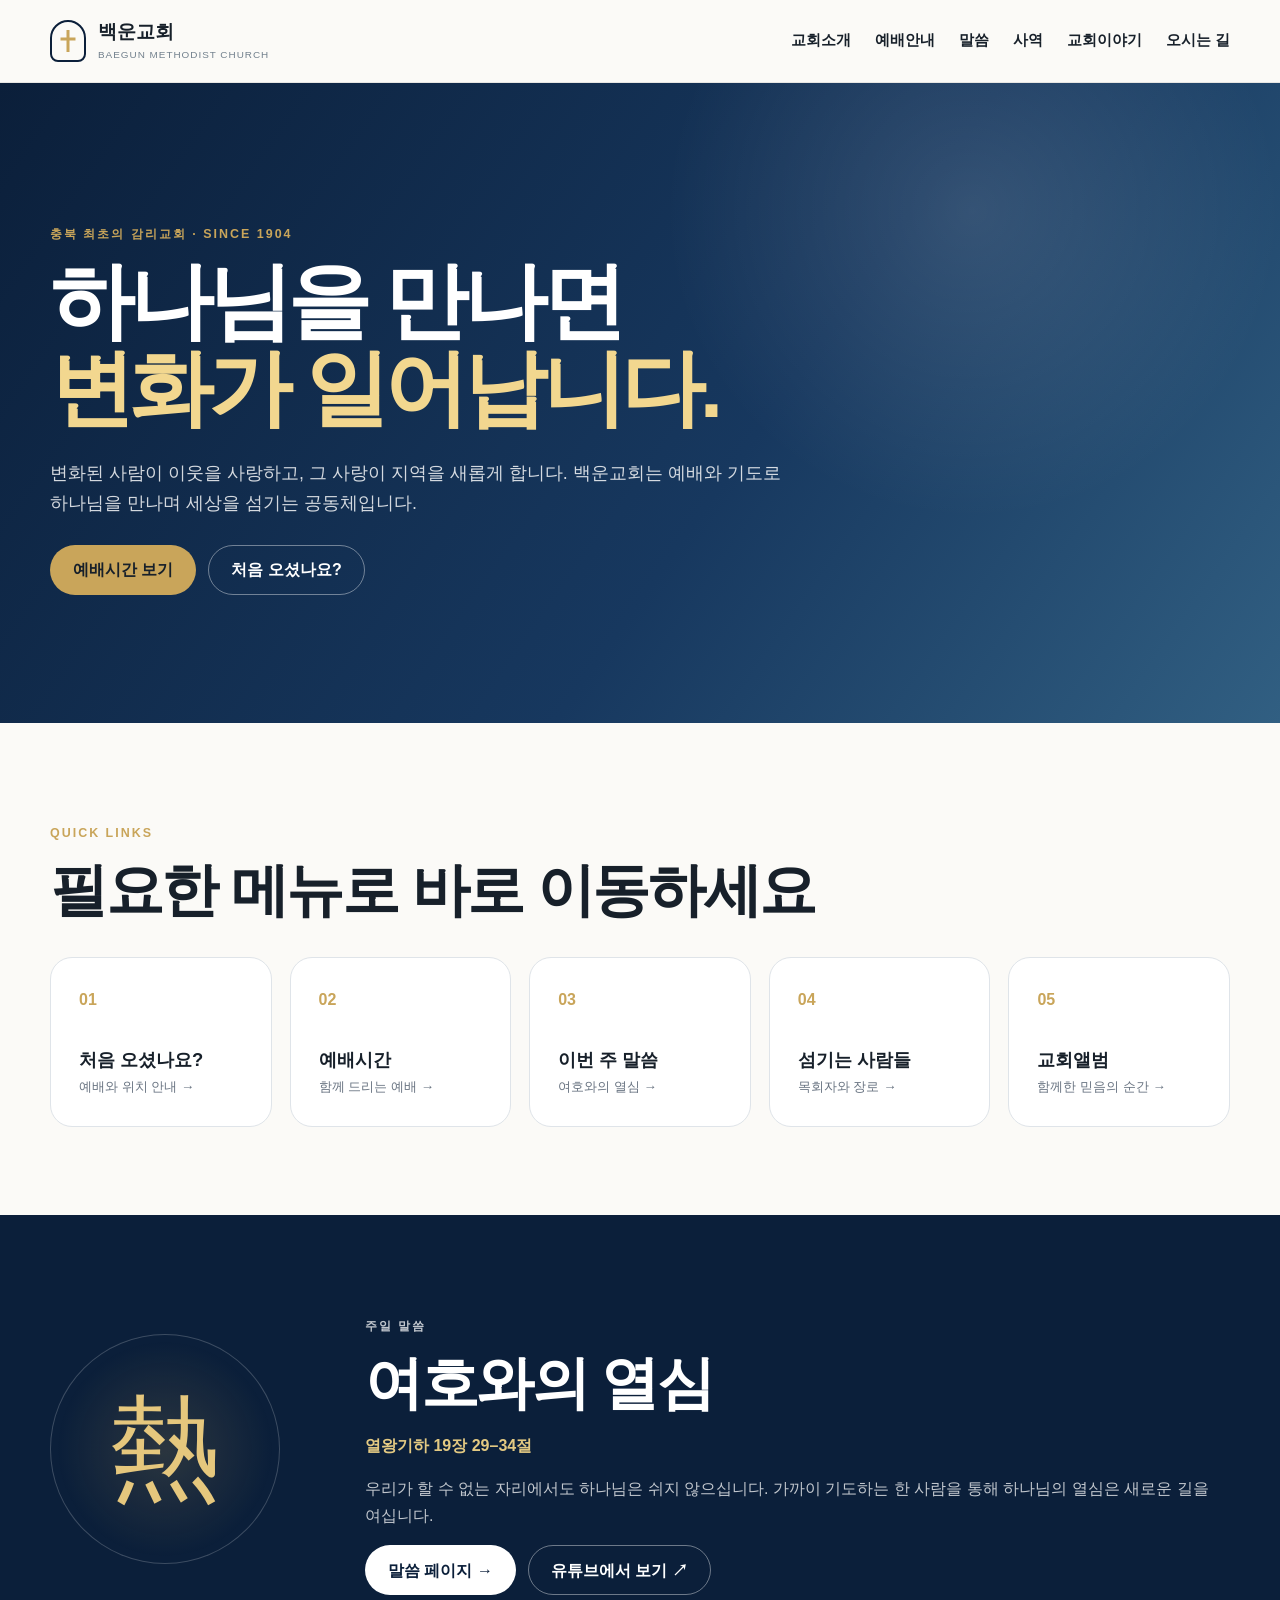
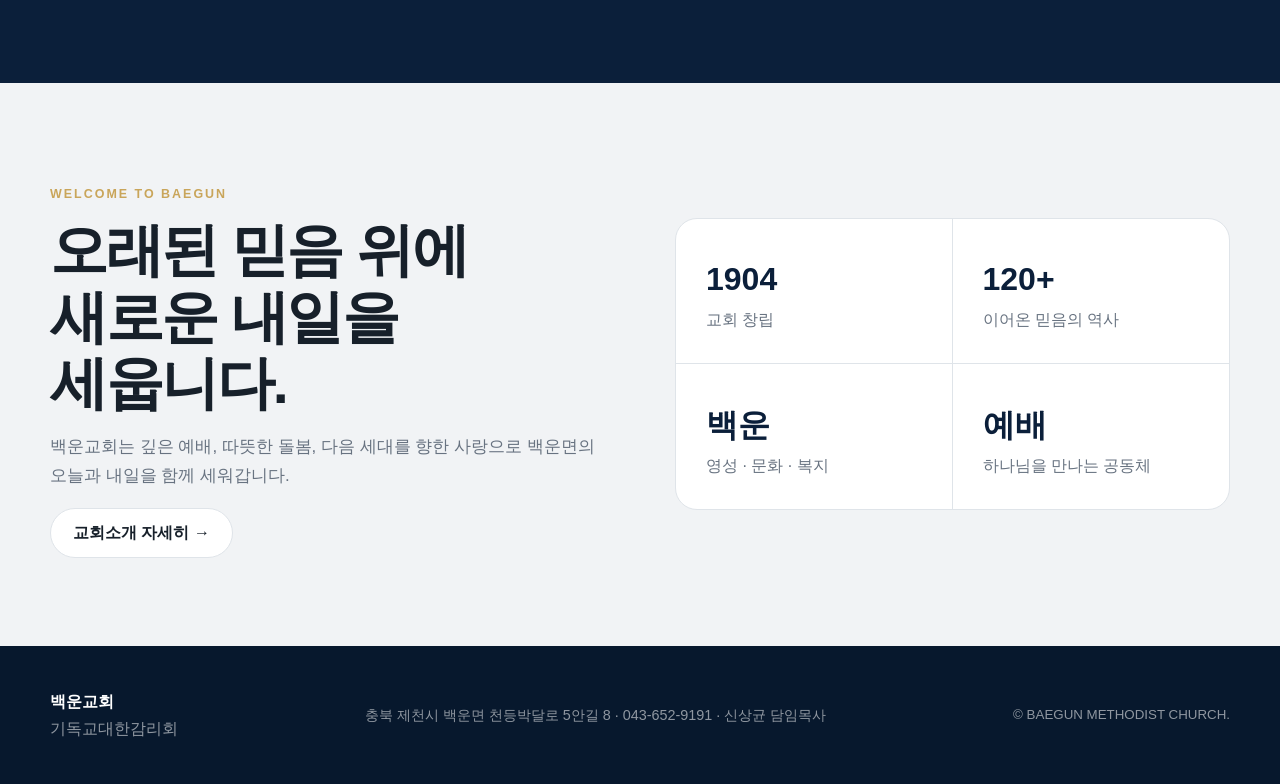
<file: index.html>
<!doctype html><html lang="ko"><head><meta charset="utf-8"><meta name="viewport" content="width=device-width,initial-scale=1"><meta name="description" content="기독교대한감리회 백운교회 홈페이지"><title>홈 | 백운교회</title><link rel="stylesheet" href="style.css"></head><body><a class="skip" href="#main">본문으로 바로가기</a><header class="site-header"><div class="container header-inner"><a class="brand" href="index.html"><span class="brand-mark" aria-hidden="true"></span><span class="brand-text"><strong>백운교회</strong><small>BAEGUN METHODIST CHURCH</small></span></a><button class="menu-btn" type="button" aria-label="메뉴 열기" aria-expanded="false"><span></span><span></span><span></span></button><nav class="main-nav" aria-label="주 메뉴"><a href="about.html" class="">교회소개</a><a href="worship.html" class="">예배안내</a><a href="sermon.html" class="">말씀</a><a href="ministry.html" class="">사역</a><a href="stories.html" class="">교회이야기</a><a href="location.html" class="">오시는 길</a></nav></div></header><main id="main">
<section class="hero"><div class="container"><p class="eyebrow">충북 최초의 감리교회 · SINCE 1904</p><h1>하나님을 만나면<br><span>변화가 일어납니다.</span></h1><p class="hero-lead">변화된 사람이 이웃을 사랑하고, 그 사랑이 지역을 새롭게 합니다. 백운교회는 예배와 기도로 하나님을 만나며 세상을 섬기는 공동체입니다.</p><div class="actions"><a class="btn btn-gold" href="worship.html">예배시간 보기</a><a class="btn btn-ghost" href="location.html">처음 오셨나요?</a></div></div></section>
<section class="section"><div class="container"><p class="kicker">QUICK LINKS</p><h2 class="title">필요한 메뉴로 바로 이동하세요</h2><div class="grid quick" style="margin-top:34px"><a class="card" href="location.html"><span class="num">01</span><strong>처음 오셨나요?</strong><small>예배와 위치 안내 →</small></a><a class="card" href="worship.html"><span class="num">02</span><strong>예배시간</strong><small>함께 드리는 예배 →</small></a><a class="card" href="sermon.html"><span class="num">03</span><strong>이번 주 말씀</strong><small>여호와의 열심 →</small></a><a class="card" href="leaders.html"><span class="num">04</span><strong>섬기는 사람들</strong><small>목회자와 장로 →</small></a><a class="card" href="gallery.html"><span class="num">05</span><strong>교회앨범</strong><small>함께한 믿음의 순간 →</small></a></div></div></section>
<section class="section section-dark"><div class="container sermon-box"><div class="sermon-mark">熱</div><div><p class="kicker">주일 말씀</p><h2 class="title">여호와의 열심</h2><p class="scripture">열왕기하 19장 29–34절</p><p>우리가 할 수 없는 자리에서도 하나님은 쉬지 않으십니다. 가까이 기도하는 한 사람을 통해 하나님의 열심은 새로운 길을 여십니다.</p><div class="actions"><a class="btn btn-light" href="sermon.html">말씀 페이지 →</a><a class="btn btn-ghost" href="https://www.youtube.com/results?search_query=%EB%B0%B1%EC%9A%B4%EA%B5%90%ED%9A%8C+%EC%8B%A0%EC%83%81%EA%B7%A0" target="_blank" rel="noopener">유튜브에서 보기 ↗</a></div></div></div></section>
<section class="section section-soft"><div class="container feature"><div><p class="kicker">WELCOME TO BAEGUN</p><h2 class="title">오래된 믿음 위에<br>새로운 내일을 세웁니다.</h2><p class="intro">백운교회는 깊은 예배, 따뜻한 돌봄, 다음 세대를 향한 사랑으로 백운면의 오늘과 내일을 함께 세워갑니다.</p><a class="btn btn-outline" href="about.html">교회소개 자세히 →</a></div><div class="stats"><div><strong>1904</strong><span>교회 창립</span></div><div><strong>120+</strong><span>이어온 믿음의 역사</span></div><div><strong>백운</strong><span>영성 · 문화 · 복지</span></div><div><strong>예배</strong><span>하나님을 만나는 공동체</span></div></div></div></section>
</main><footer class="site-footer"><div class="container footer"><div><strong>백운교회</strong><span>기독교대한감리회</span></div><p>충북 제천시 백운면 천등박달로 5안길 8 · 043-652-9191 · 신상균 담임목사</p><small>© BAEGUN METHODIST CHURCH.</small></div></footer><script src="script.js"></script></body></html>
</file>
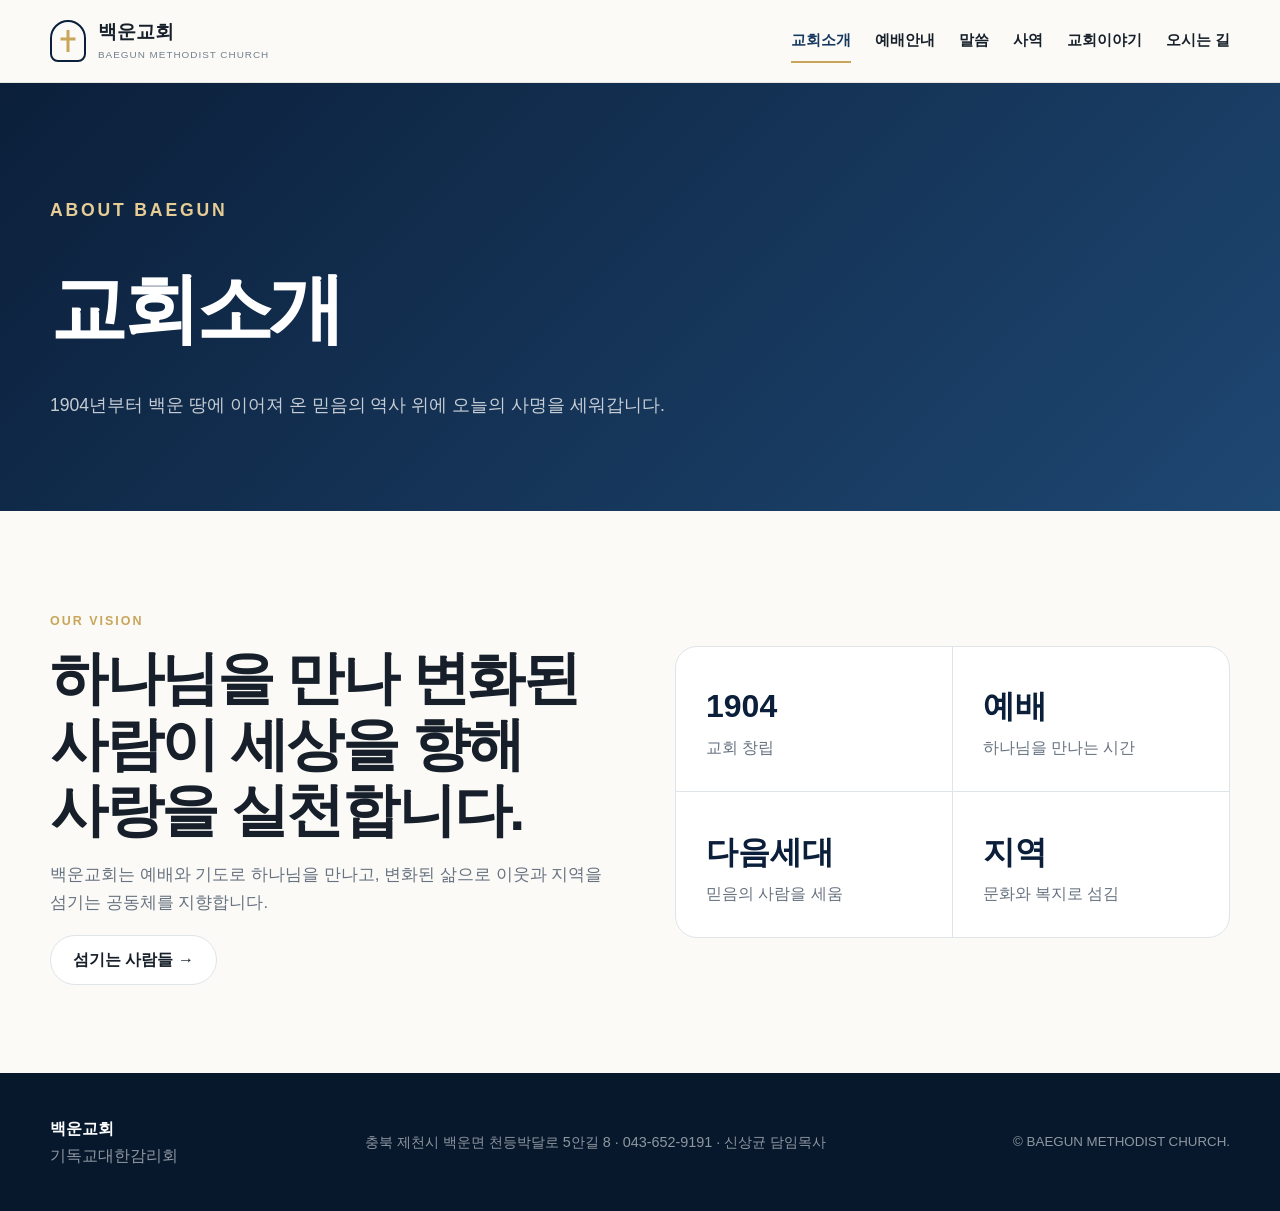
<file: about.html>
<!doctype html><html lang="ko"><head><meta charset="utf-8"><meta name="viewport" content="width=device-width,initial-scale=1"><meta name="description" content="기독교대한감리회 백운교회 홈페이지"><title>교회소개 | 백운교회</title><link rel="stylesheet" href="style.css"></head><body><a class="skip" href="#main">본문으로 바로가기</a><header class="site-header"><div class="container header-inner"><a class="brand" href="index.html"><span class="brand-mark" aria-hidden="true"></span><span class="brand-text"><strong>백운교회</strong><small>BAEGUN METHODIST CHURCH</small></span></a><button class="menu-btn" type="button" aria-label="메뉴 열기" aria-expanded="false"><span></span><span></span><span></span></button><nav class="main-nav" aria-label="주 메뉴"><a href="about.html" class="active">교회소개</a><a href="worship.html" class="">예배안내</a><a href="sermon.html" class="">말씀</a><a href="ministry.html" class="">사역</a><a href="stories.html" class="">교회이야기</a><a href="location.html" class="">오시는 길</a></nav></div></header><main id="main"><section class="page-hero"><div class="container"><p class="kicker">ABOUT BAEGUN</p><h1>교회소개</h1><p>1904년부터 백운 땅에 이어져 온 믿음의 역사 위에 오늘의 사명을 세워갑니다.</p></div></section><section class="section"><div class="container feature"><div><p class="kicker">OUR VISION</p><h2 class="title">하나님을 만나 변화된 사람이 세상을 향해 사랑을 실천합니다.</h2><p class="intro">백운교회는 예배와 기도로 하나님을 만나고, 변화된 삶으로 이웃과 지역을 섬기는 공동체를 지향합니다.</p><a class="btn btn-outline" href="leaders.html">섬기는 사람들 →</a></div><div class="stats"><div><strong>1904</strong><span>교회 창립</span></div><div><strong>예배</strong><span>하나님을 만나는 시간</span></div><div><strong>다음세대</strong><span>믿음의 사람을 세움</span></div><div><strong>지역</strong><span>문화와 복지로 섬김</span></div></div></div></section></main><footer class="site-footer"><div class="container footer"><div><strong>백운교회</strong><span>기독교대한감리회</span></div><p>충북 제천시 백운면 천등박달로 5안길 8 · 043-652-9191 · 신상균 담임목사</p><small>© BAEGUN METHODIST CHURCH.</small></div></footer><script src="script.js"></script></body></html>
</file>
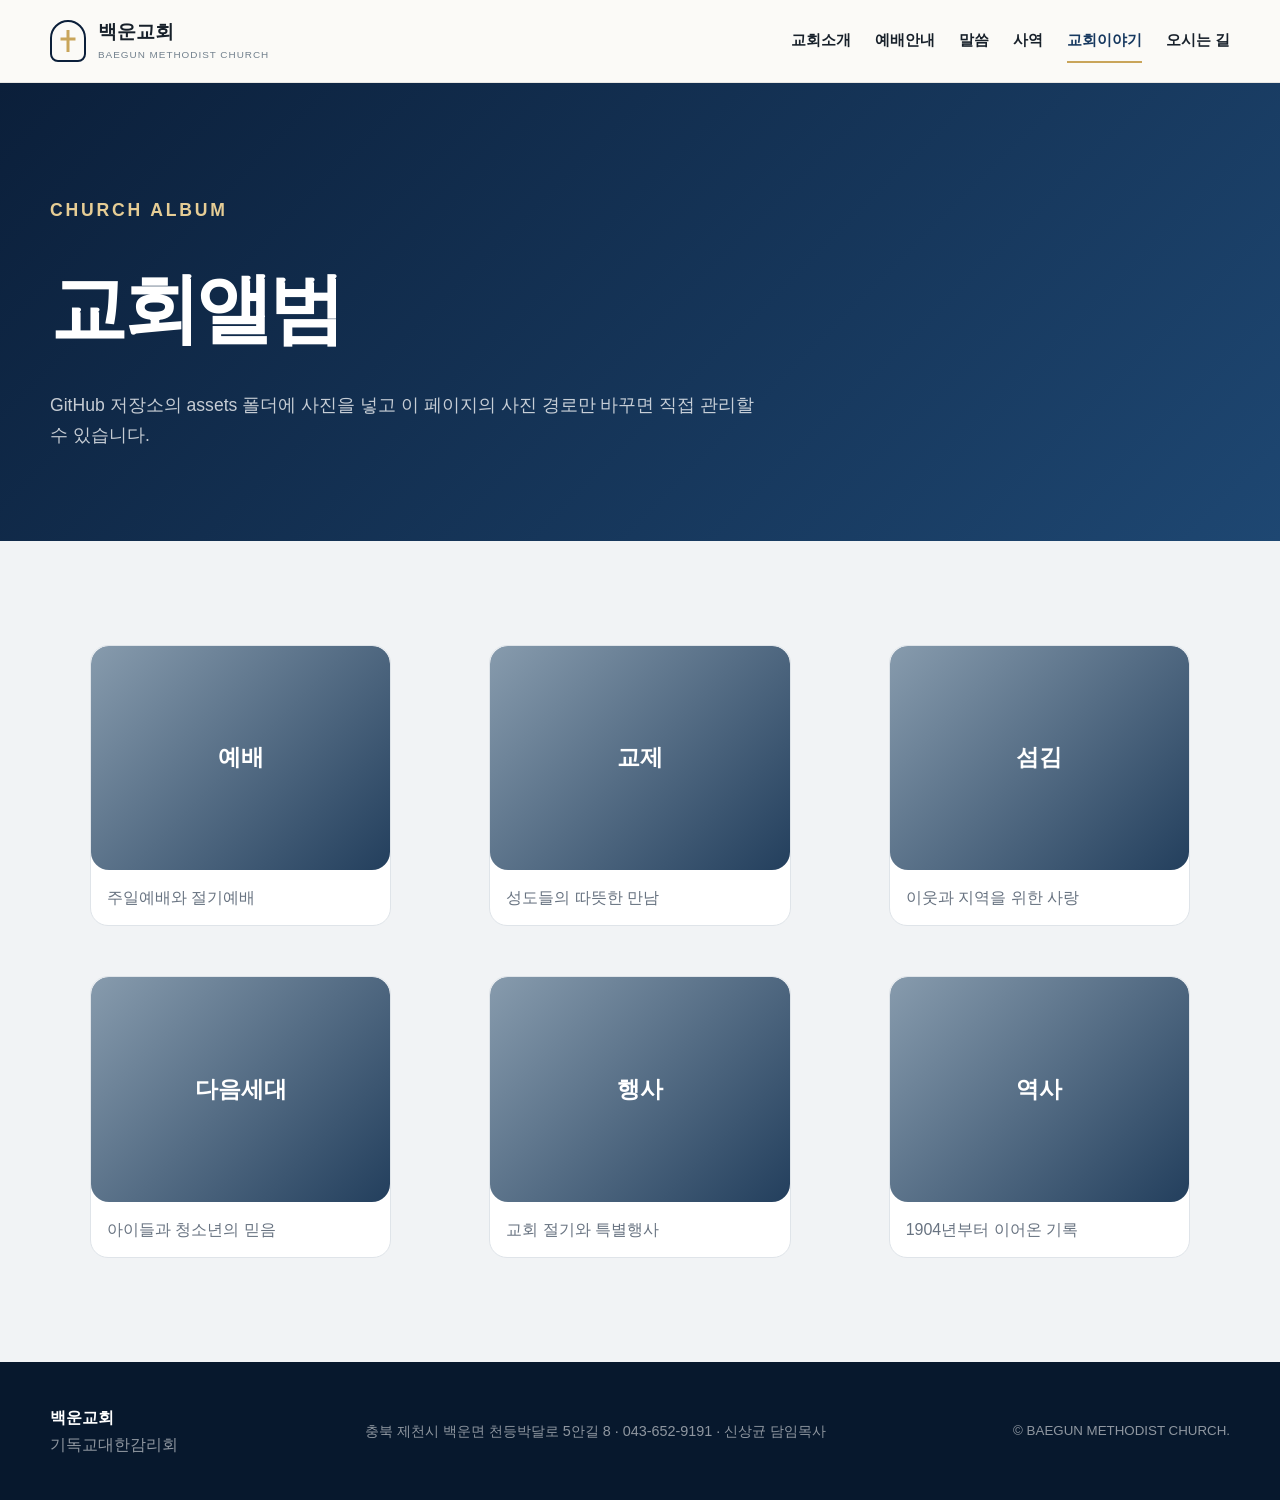
<file: gallery.html>
<!doctype html><html lang="ko"><head><meta charset="utf-8"><meta name="viewport" content="width=device-width,initial-scale=1"><meta name="description" content="기독교대한감리회 백운교회 홈페이지"><title>교회앨범 | 백운교회</title><link rel="stylesheet" href="style.css"></head><body><a class="skip" href="#main">본문으로 바로가기</a><header class="site-header"><div class="container header-inner"><a class="brand" href="index.html"><span class="brand-mark" aria-hidden="true"></span><span class="brand-text"><strong>백운교회</strong><small>BAEGUN METHODIST CHURCH</small></span></a><button class="menu-btn" type="button" aria-label="메뉴 열기" aria-expanded="false"><span></span><span></span><span></span></button><nav class="main-nav" aria-label="주 메뉴"><a href="about.html" class="">교회소개</a><a href="worship.html" class="">예배안내</a><a href="sermon.html" class="">말씀</a><a href="ministry.html" class="">사역</a><a href="stories.html" class="active">교회이야기</a><a href="location.html" class="">오시는 길</a></nav></div></header><main id="main"><section class="page-hero"><div class="container"><p class="kicker">CHURCH ALBUM</p><h1>교회앨범</h1><p>GitHub 저장소의 assets 폴더에 사진을 넣고 이 페이지의 사진 경로만 바꾸면 직접 관리할 수 있습니다.</p></div></section><section class="section section-soft"><div class="container"><div class="grid album"><figure class="album-card"><div class="photo">예배</div><figcaption>주일예배와 절기예배</figcaption></figure><figure class="album-card"><div class="photo">교제</div><figcaption>성도들의 따뜻한 만남</figcaption></figure><figure class="album-card"><div class="photo">섬김</div><figcaption>이웃과 지역을 위한 사랑</figcaption></figure><figure class="album-card"><div class="photo">다음세대</div><figcaption>아이들과 청소년의 믿음</figcaption></figure><figure class="album-card"><div class="photo">행사</div><figcaption>교회 절기와 특별행사</figcaption></figure><figure class="album-card"><div class="photo">역사</div><figcaption>1904년부터 이어온 기록</figcaption></figure></div></div></section></main><footer class="site-footer"><div class="container footer"><div><strong>백운교회</strong><span>기독교대한감리회</span></div><p>충북 제천시 백운면 천등박달로 5안길 8 · 043-652-9191 · 신상균 담임목사</p><small>© BAEGUN METHODIST CHURCH.</small></div></footer><script src="script.js"></script></body></html>
</file>
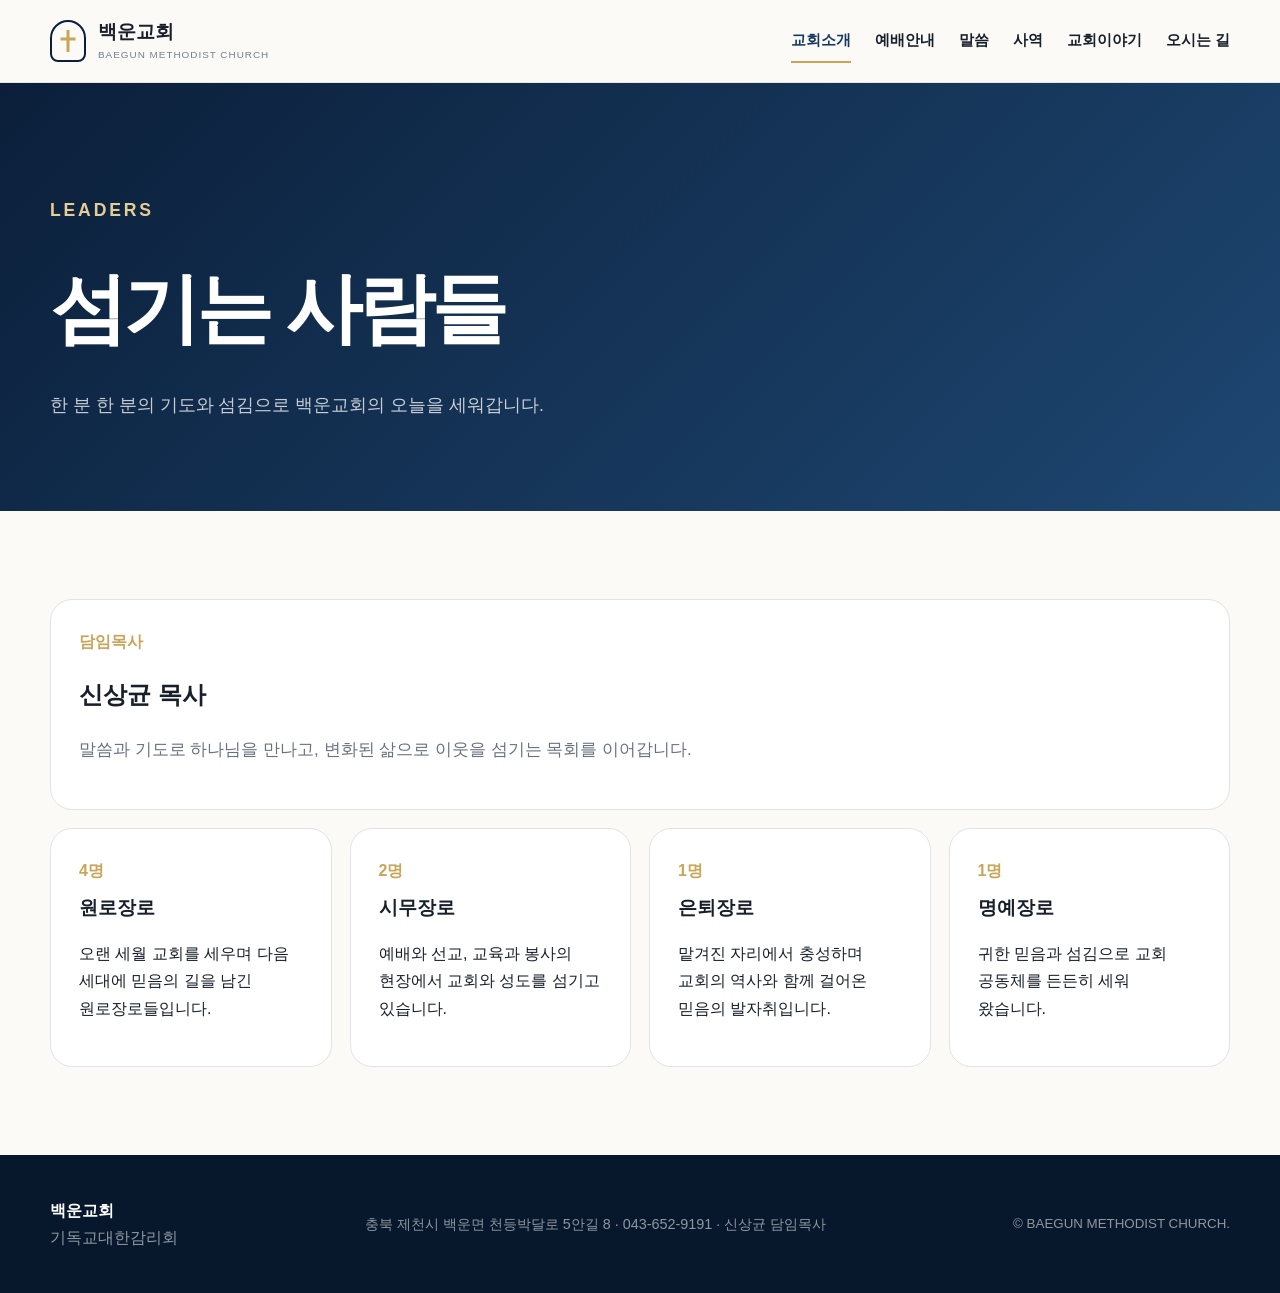
<file: leaders.html>
<!doctype html><html lang="ko"><head><meta charset="utf-8"><meta name="viewport" content="width=device-width,initial-scale=1"><meta name="description" content="기독교대한감리회 백운교회 홈페이지"><title>섬기는 사람들 | 백운교회</title><link rel="stylesheet" href="style.css"></head><body><a class="skip" href="#main">본문으로 바로가기</a><header class="site-header"><div class="container header-inner"><a class="brand" href="index.html"><span class="brand-mark" aria-hidden="true"></span><span class="brand-text"><strong>백운교회</strong><small>BAEGUN METHODIST CHURCH</small></span></a><button class="menu-btn" type="button" aria-label="메뉴 열기" aria-expanded="false"><span></span><span></span><span></span></button><nav class="main-nav" aria-label="주 메뉴"><a href="about.html" class="active">교회소개</a><a href="worship.html" class="">예배안내</a><a href="sermon.html" class="">말씀</a><a href="ministry.html" class="">사역</a><a href="stories.html" class="">교회이야기</a><a href="location.html" class="">오시는 길</a></nav></div></header><main id="main"><section class="page-hero"><div class="container"><p class="kicker">LEADERS</p><h1>섬기는 사람들</h1><p>한 분 한 분의 기도와 섬김으로 백운교회의 오늘을 세워갑니다.</p></div></section><section class="section"><div class="container"><div class="card" style="margin-bottom:18px"><span class="num">담임목사</span><h2>신상균 목사</h2><p class="intro">말씀과 기도로 하나님을 만나고, 변화된 삶으로 이웃을 섬기는 목회를 이어갑니다.</p></div><div class="grid leaders"><div class="card"><span class="num">4명</span><h3>원로장로</h3><p>오랜 세월 교회를 세우며 다음 세대에 믿음의 길을 남긴 원로장로들입니다.</p></div><div class="card"><span class="num">2명</span><h3>시무장로</h3><p>예배와 선교, 교육과 봉사의 현장에서 교회와 성도를 섬기고 있습니다.</p></div><div class="card"><span class="num">1명</span><h3>은퇴장로</h3><p>맡겨진 자리에서 충성하며 교회의 역사와 함께 걸어온 믿음의 발자취입니다.</p></div><div class="card"><span class="num">1명</span><h3>명예장로</h3><p>귀한 믿음과 섬김으로 교회 공동체를 든든히 세워 왔습니다.</p></div></div></div></section></main><footer class="site-footer"><div class="container footer"><div><strong>백운교회</strong><span>기독교대한감리회</span></div><p>충북 제천시 백운면 천등박달로 5안길 8 · 043-652-9191 · 신상균 담임목사</p><small>© BAEGUN METHODIST CHURCH.</small></div></footer><script src="script.js"></script></body></html>
</file>
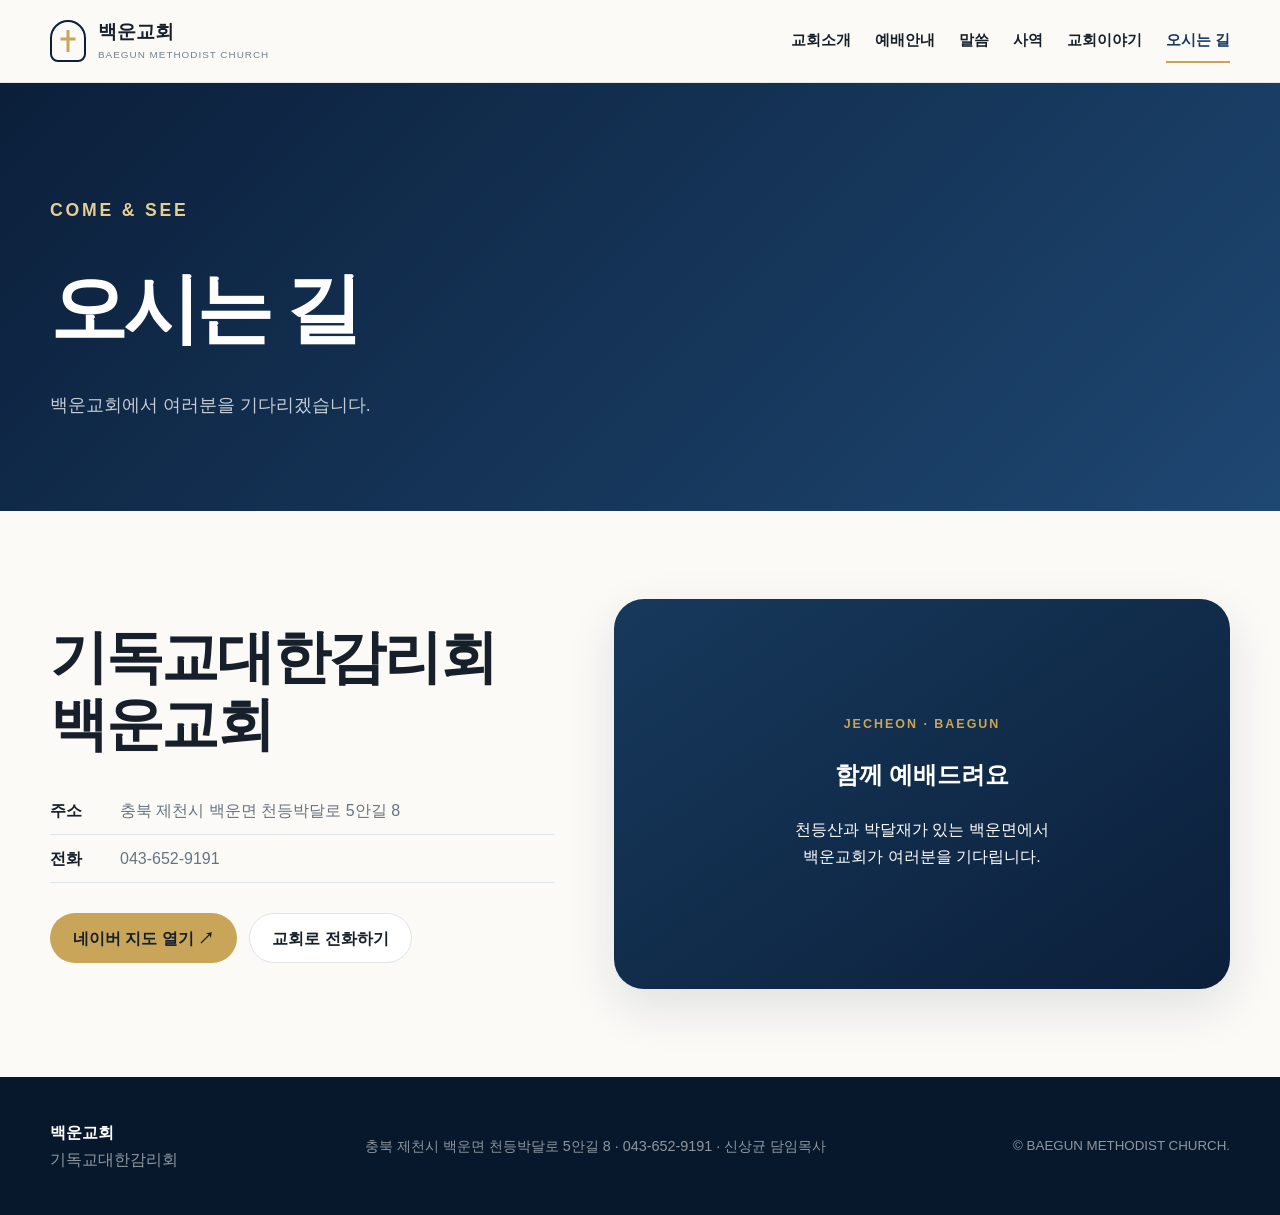
<file: location.html>
<!doctype html><html lang="ko"><head><meta charset="utf-8"><meta name="viewport" content="width=device-width,initial-scale=1"><meta name="description" content="기독교대한감리회 백운교회 홈페이지"><title>오시는 길 | 백운교회</title><link rel="stylesheet" href="style.css"></head><body><a class="skip" href="#main">본문으로 바로가기</a><header class="site-header"><div class="container header-inner"><a class="brand" href="index.html"><span class="brand-mark" aria-hidden="true"></span><span class="brand-text"><strong>백운교회</strong><small>BAEGUN METHODIST CHURCH</small></span></a><button class="menu-btn" type="button" aria-label="메뉴 열기" aria-expanded="false"><span></span><span></span><span></span></button><nav class="main-nav" aria-label="주 메뉴"><a href="about.html" class="">교회소개</a><a href="worship.html" class="">예배안내</a><a href="sermon.html" class="">말씀</a><a href="ministry.html" class="">사역</a><a href="stories.html" class="">교회이야기</a><a href="location.html" class="active">오시는 길</a></nav></div></header><main id="main"><section class="page-hero"><div class="container"><p class="kicker">COME & SEE</p><h1>오시는 길</h1><p>백운교회에서 여러분을 기다리겠습니다.</p></div></section><section class="section"><div class="container location"><div><h2 class="title">기독교대한감리회<br>백운교회</h2><dl class="contact"><div><dt>주소</dt><dd>충북 제천시 백운면 천등박달로 5안길 8</dd></div><div><dt>전화</dt><dd><a href="tel:0436529191">043-652-9191</a></dd></div></dl><div class="actions"><a class="btn btn-gold" href="https://map.naver.com/p/search/%EB%B0%B1%EC%9A%B4%EA%B5%90%ED%9A%8C%20%EC%A0%9C%EC%B2%9C" target="_blank" rel="noopener">네이버 지도 열기 ↗</a><a class="btn btn-outline" href="tel:0436529191">교회로 전화하기</a></div></div><div class="map-card"><div><p class="kicker">JECHEON · BAEGUN</p><h2>함께 예배드려요</h2><p>천등산과 박달재가 있는 백운면에서<br>백운교회가 여러분을 기다립니다.</p></div></div></div></section></main><footer class="site-footer"><div class="container footer"><div><strong>백운교회</strong><span>기독교대한감리회</span></div><p>충북 제천시 백운면 천등박달로 5안길 8 · 043-652-9191 · 신상균 담임목사</p><small>© BAEGUN METHODIST CHURCH.</small></div></footer><script src="script.js"></script></body></html>
</file>
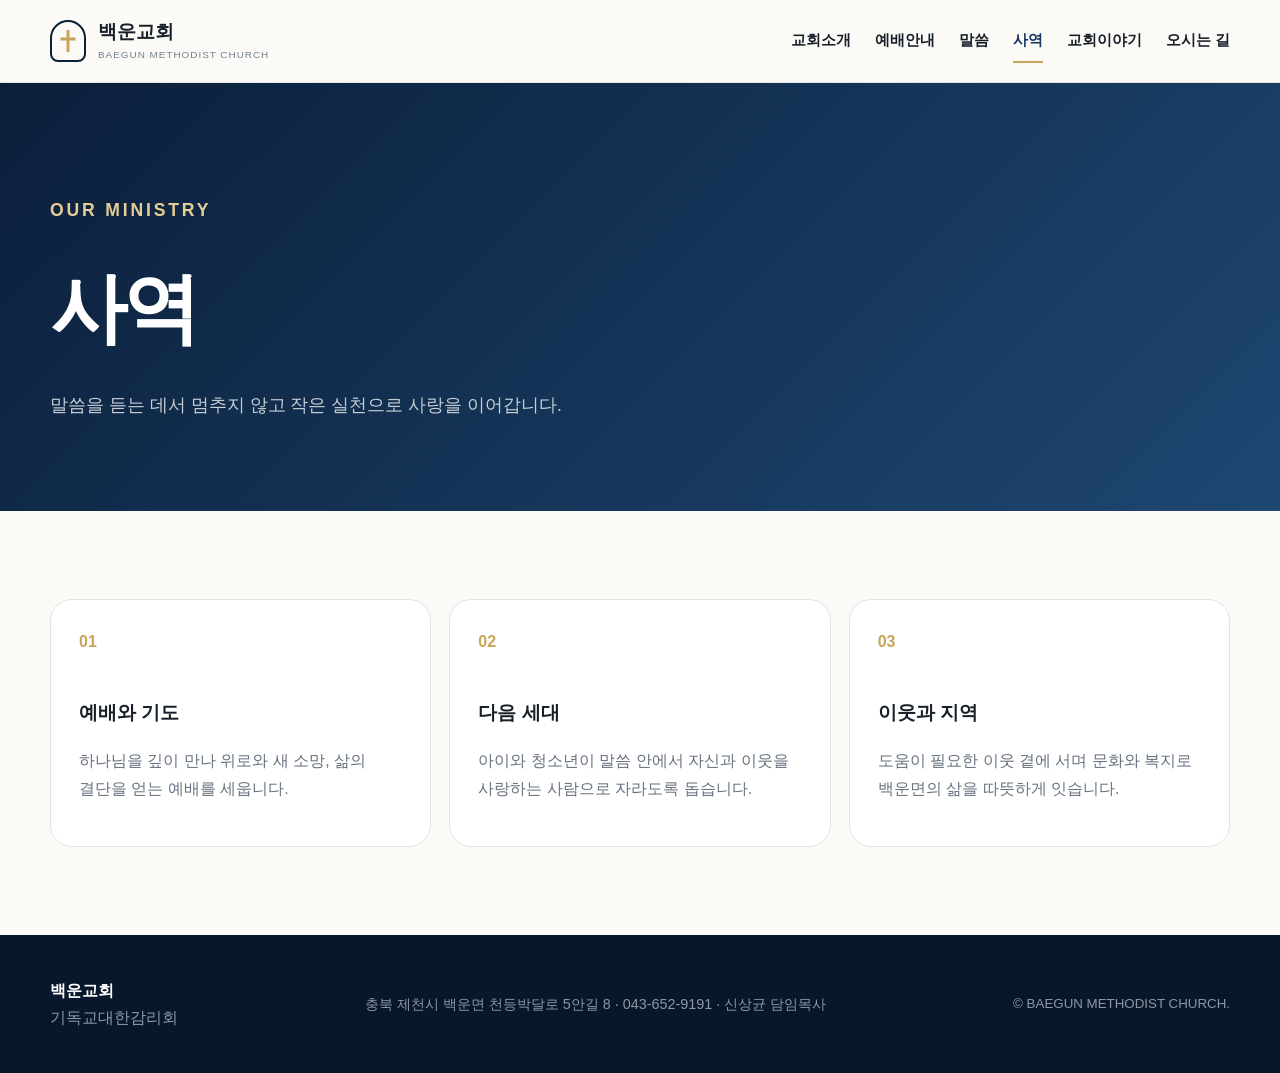
<file: ministry.html>
<!doctype html><html lang="ko"><head><meta charset="utf-8"><meta name="viewport" content="width=device-width,initial-scale=1"><meta name="description" content="기독교대한감리회 백운교회 홈페이지"><title>사역 | 백운교회</title><link rel="stylesheet" href="style.css"></head><body><a class="skip" href="#main">본문으로 바로가기</a><header class="site-header"><div class="container header-inner"><a class="brand" href="index.html"><span class="brand-mark" aria-hidden="true"></span><span class="brand-text"><strong>백운교회</strong><small>BAEGUN METHODIST CHURCH</small></span></a><button class="menu-btn" type="button" aria-label="메뉴 열기" aria-expanded="false"><span></span><span></span><span></span></button><nav class="main-nav" aria-label="주 메뉴"><a href="about.html" class="">교회소개</a><a href="worship.html" class="">예배안내</a><a href="sermon.html" class="">말씀</a><a href="ministry.html" class="active">사역</a><a href="stories.html" class="">교회이야기</a><a href="location.html" class="">오시는 길</a></nav></div></header><main id="main"><section class="page-hero"><div class="container"><p class="kicker">OUR MINISTRY</p><h1>사역</h1><p>말씀을 듣는 데서 멈추지 않고 작은 실천으로 사랑을 이어갑니다.</p></div></section><section class="section"><div class="container"><div class="grid ministry"><div class="card"><span class="num">01</span><h3>예배와 기도</h3><p>하나님을 깊이 만나 위로와 새 소망, 삶의 결단을 얻는 예배를 세웁니다.</p></div><div class="card"><span class="num">02</span><h3>다음 세대</h3><p>아이와 청소년이 말씀 안에서 자신과 이웃을 사랑하는 사람으로 자라도록 돕습니다.</p></div><div class="card"><span class="num">03</span><h3>이웃과 지역</h3><p>도움이 필요한 이웃 곁에 서며 문화와 복지로 백운면의 삶을 따뜻하게 잇습니다.</p></div></div></div></section></main><footer class="site-footer"><div class="container footer"><div><strong>백운교회</strong><span>기독교대한감리회</span></div><p>충북 제천시 백운면 천등박달로 5안길 8 · 043-652-9191 · 신상균 담임목사</p><small>© BAEGUN METHODIST CHURCH.</small></div></footer><script src="script.js"></script></body></html>
</file>
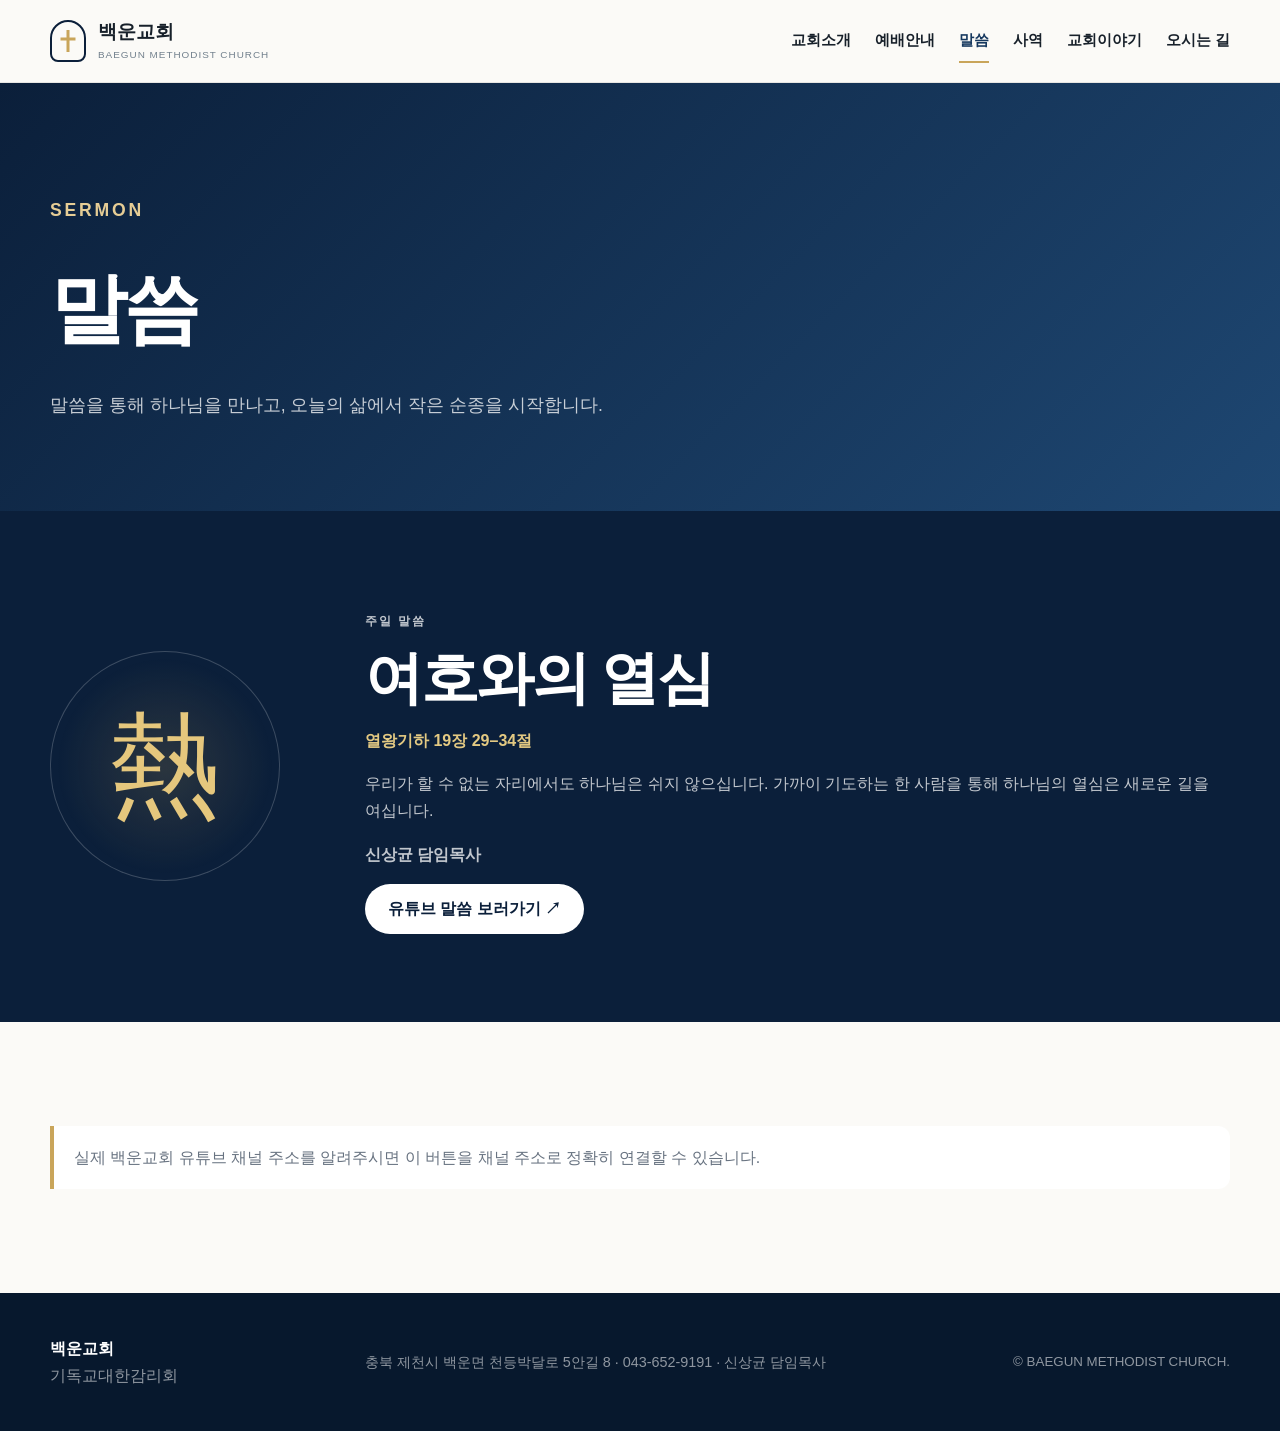
<file: sermon.html>
<!doctype html><html lang="ko"><head><meta charset="utf-8"><meta name="viewport" content="width=device-width,initial-scale=1"><meta name="description" content="기독교대한감리회 백운교회 홈페이지"><title>말씀 | 백운교회</title><link rel="stylesheet" href="style.css"></head><body><a class="skip" href="#main">본문으로 바로가기</a><header class="site-header"><div class="container header-inner"><a class="brand" href="index.html"><span class="brand-mark" aria-hidden="true"></span><span class="brand-text"><strong>백운교회</strong><small>BAEGUN METHODIST CHURCH</small></span></a><button class="menu-btn" type="button" aria-label="메뉴 열기" aria-expanded="false"><span></span><span></span><span></span></button><nav class="main-nav" aria-label="주 메뉴"><a href="about.html" class="">교회소개</a><a href="worship.html" class="">예배안내</a><a href="sermon.html" class="active">말씀</a><a href="ministry.html" class="">사역</a><a href="stories.html" class="">교회이야기</a><a href="location.html" class="">오시는 길</a></nav></div></header><main id="main"><section class="page-hero"><div class="container"><p class="kicker">SERMON</p><h1>말씀</h1><p>말씀을 통해 하나님을 만나고, 오늘의 삶에서 작은 순종을 시작합니다.</p></div></section><section class="section section-dark"><div class="container sermon-box"><div class="sermon-mark">熱</div><div><p class="kicker">주일 말씀</p><h2 class="title">여호와의 열심</h2><p class="scripture">열왕기하 19장 29–34절</p><p>우리가 할 수 없는 자리에서도 하나님은 쉬지 않으십니다. 가까이 기도하는 한 사람을 통해 하나님의 열심은 새로운 길을 여십니다.</p><p><strong>신상균 담임목사</strong></p><a class="btn btn-light" href="https://www.youtube.com/results?search_query=%EB%B0%B1%EC%9A%B4%EA%B5%90%ED%9A%8C+%EC%8B%A0%EC%83%81%EA%B7%A0" target="_blank" rel="noopener">유튜브 말씀 보러가기 ↗</a></div></div></section><section class="section"><div class="container"><p class="notice">실제 백운교회 유튜브 채널 주소를 알려주시면 이 버튼을 채널 주소로 정확히 연결할 수 있습니다.</p></div></section></main><footer class="site-footer"><div class="container footer"><div><strong>백운교회</strong><span>기독교대한감리회</span></div><p>충북 제천시 백운면 천등박달로 5안길 8 · 043-652-9191 · 신상균 담임목사</p><small>© BAEGUN METHODIST CHURCH.</small></div></footer><script src="script.js"></script></body></html>
</file>
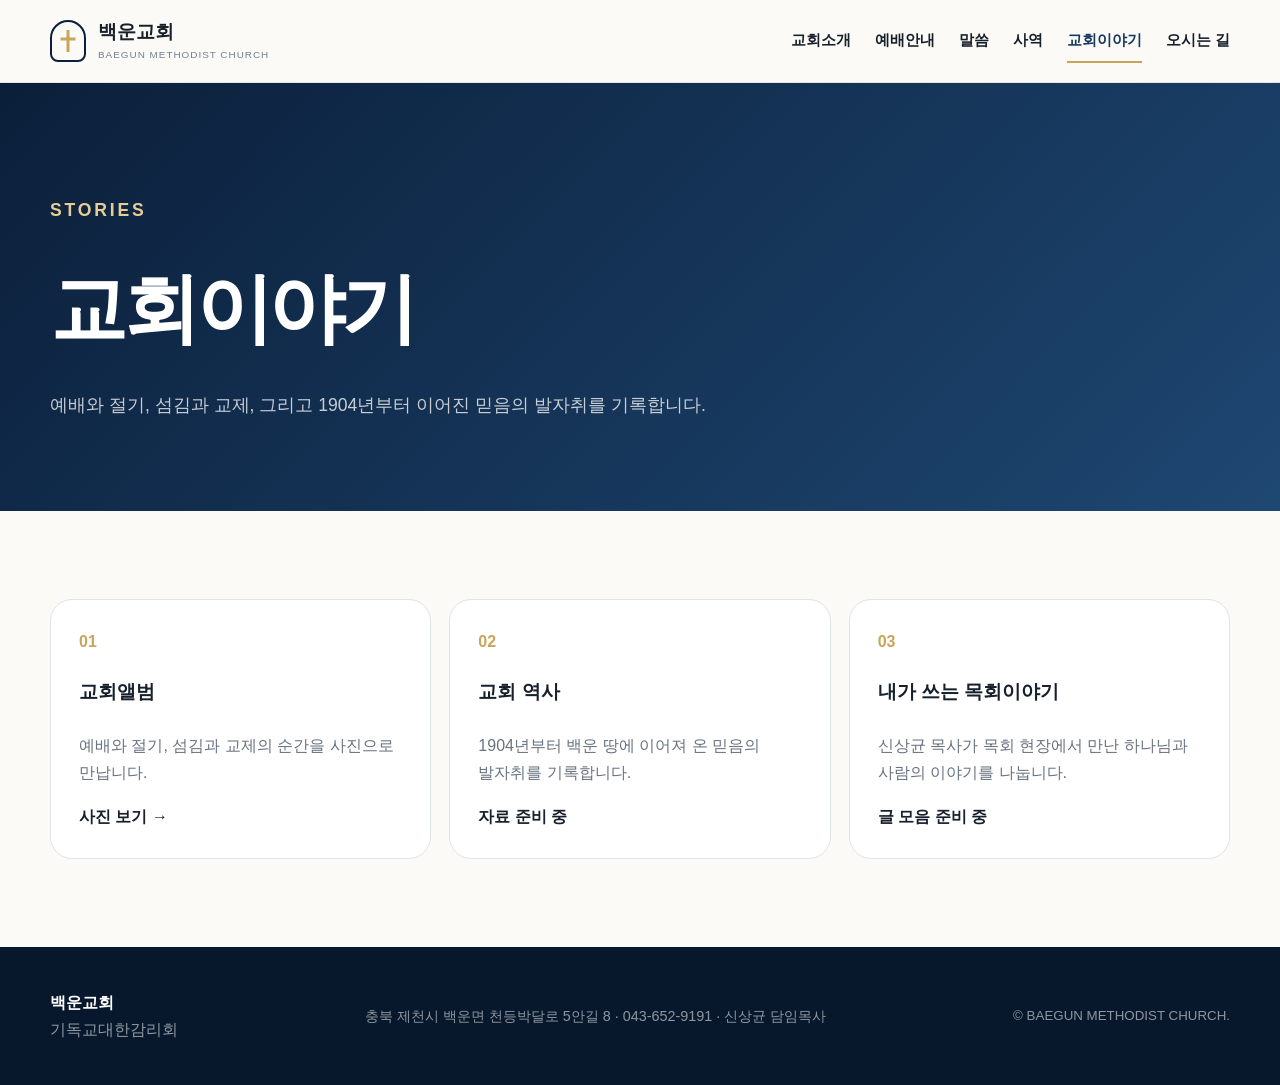
<file: stories.html>
<!doctype html><html lang="ko"><head><meta charset="utf-8"><meta name="viewport" content="width=device-width,initial-scale=1"><meta name="description" content="기독교대한감리회 백운교회 홈페이지"><title>교회이야기 | 백운교회</title><link rel="stylesheet" href="style.css"></head><body><a class="skip" href="#main">본문으로 바로가기</a><header class="site-header"><div class="container header-inner"><a class="brand" href="index.html"><span class="brand-mark" aria-hidden="true"></span><span class="brand-text"><strong>백운교회</strong><small>BAEGUN METHODIST CHURCH</small></span></a><button class="menu-btn" type="button" aria-label="메뉴 열기" aria-expanded="false"><span></span><span></span><span></span></button><nav class="main-nav" aria-label="주 메뉴"><a href="about.html" class="">교회소개</a><a href="worship.html" class="">예배안내</a><a href="sermon.html" class="">말씀</a><a href="ministry.html" class="">사역</a><a href="stories.html" class="active">교회이야기</a><a href="location.html" class="">오시는 길</a></nav></div></header><main id="main"><section class="page-hero"><div class="container"><p class="kicker">STORIES</p><h1>교회이야기</h1><p>예배와 절기, 섬김과 교제, 그리고 1904년부터 이어진 믿음의 발자취를 기록합니다.</p></div></section><section class="section"><div class="container"><div class="grid story"><a class="card" href="gallery.html"><span class="num">01</span><h3>교회앨범</h3><p>예배와 절기, 섬김과 교제의 순간을 사진으로 만납니다.</p><strong>사진 보기 →</strong></a><div class="card"><span class="num">02</span><h3>교회 역사</h3><p>1904년부터 백운 땅에 이어져 온 믿음의 발자취를 기록합니다.</p><strong>자료 준비 중</strong></div><div class="card"><span class="num">03</span><h3>내가 쓰는 목회이야기</h3><p>신상균 목사가 목회 현장에서 만난 하나님과 사람의 이야기를 나눕니다.</p><strong>글 모음 준비 중</strong></div></div></div></section></main><footer class="site-footer"><div class="container footer"><div><strong>백운교회</strong><span>기독교대한감리회</span></div><p>충북 제천시 백운면 천등박달로 5안길 8 · 043-652-9191 · 신상균 담임목사</p><small>© BAEGUN METHODIST CHURCH.</small></div></footer><script src="script.js"></script></body></html>
</file>
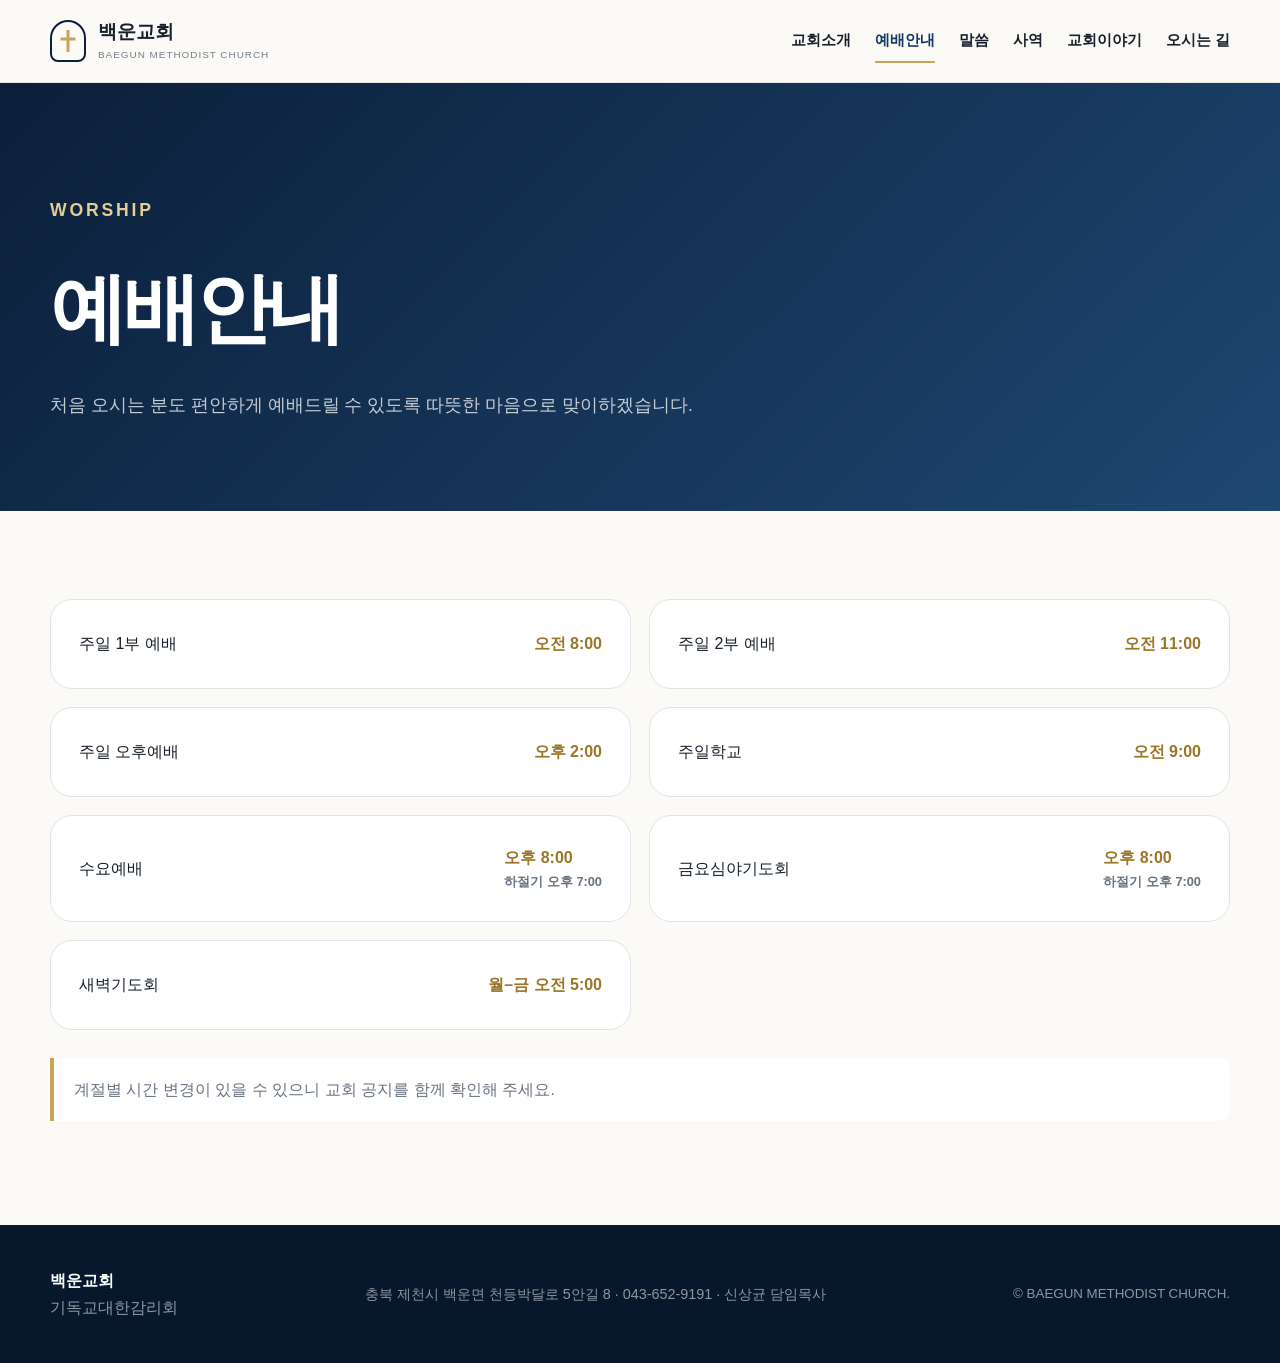
<file: worship.html>
<!doctype html><html lang="ko"><head><meta charset="utf-8"><meta name="viewport" content="width=device-width,initial-scale=1"><meta name="description" content="기독교대한감리회 백운교회 홈페이지"><title>예배안내 | 백운교회</title><link rel="stylesheet" href="style.css"></head><body><a class="skip" href="#main">본문으로 바로가기</a><header class="site-header"><div class="container header-inner"><a class="brand" href="index.html"><span class="brand-mark" aria-hidden="true"></span><span class="brand-text"><strong>백운교회</strong><small>BAEGUN METHODIST CHURCH</small></span></a><button class="menu-btn" type="button" aria-label="메뉴 열기" aria-expanded="false"><span></span><span></span><span></span></button><nav class="main-nav" aria-label="주 메뉴"><a href="about.html" class="">교회소개</a><a href="worship.html" class="active">예배안내</a><a href="sermon.html" class="">말씀</a><a href="ministry.html" class="">사역</a><a href="stories.html" class="">교회이야기</a><a href="location.html" class="">오시는 길</a></nav></div></header><main id="main"><section class="page-hero"><div class="container"><p class="kicker">WORSHIP</p><h1>예배안내</h1><p>처음 오시는 분도 편안하게 예배드릴 수 있도록 따뜻한 마음으로 맞이하겠습니다.</p></div></section><section class="section"><div class="container"><div class="grid schedule"><div class="card"><span>주일 1부 예배</span><strong>오전 8:00</strong></div><div class="card"><span>주일 2부 예배</span><strong>오전 11:00</strong></div><div class="card"><span>주일 오후예배</span><strong>오후 2:00</strong></div><div class="card"><span>주일학교</span><strong>오전 9:00</strong></div><div class="card"><span>수요예배</span><strong>오후 8:00<em>하절기 오후 7:00</em></strong></div><div class="card"><span>금요심야기도회</span><strong>오후 8:00<em>하절기 오후 7:00</em></strong></div><div class="card"><span>새벽기도회</span><strong>월–금 오전 5:00</strong></div></div><p class="notice" style="margin-top:28px">계절별 시간 변경이 있을 수 있으니 교회 공지를 함께 확인해 주세요.</p></div></section></main><footer class="site-footer"><div class="container footer"><div><strong>백운교회</strong><span>기독교대한감리회</span></div><p>충북 제천시 백운면 천등박달로 5안길 8 · 043-652-9191 · 신상균 담임목사</p><small>© BAEGUN METHODIST CHURCH.</small></div></footer><script src="script.js"></script></body></html>
</file>
<file: style.css>
:root{--navy:#0b1f3a;--navy2:#16385f;--gold:#c9a55a;--paper:#fbfaf7;--soft:#f1f3f5;--ink:#17202a;--muted:#687381;--line:#dfe4e9;--white:#fff;--max:1180px;--radius:22px;--shadow:0 18px 50px rgba(11,31,58,.11)}
*{box-sizing:border-box}html{scroll-behavior:smooth}body{margin:0;background:var(--paper);color:var(--ink);font-family:"Pretendard","Noto Sans KR","Malgun Gothic",Arial,sans-serif;line-height:1.7;word-break:keep-all}a{color:inherit;text-decoration:none}.container{width:min(calc(100% - 40px),var(--max));margin:auto}.skip{position:absolute;top:-80px;left:12px;background:#fff;padding:10px 14px;z-index:999}.skip:focus{top:12px}
.site-header{position:sticky;top:0;z-index:100;background:rgba(251,250,247,.96);border-bottom:1px solid rgba(0,0,0,.08);backdrop-filter:blur(12px)}.header-inner{min-height:82px;display:flex;align-items:center;gap:28px}.brand{display:flex;align-items:center;gap:12px;margin-right:auto}.brand-mark{position:relative;width:36px;height:42px;border:2px solid var(--navy);border-radius:18px 18px 8px 8px}.brand-mark:before,.brand-mark:after{content:"";position:absolute;left:50%;top:50%;transform:translate(-50%,-50%);background:var(--gold)}.brand-mark:before{width:3px;height:22px}.brand-mark:after{width:15px;height:3px;top:45%}.brand-text{display:flex;flex-direction:column;line-height:1.2}.brand-text strong{font-size:1.16rem}.brand-text small{margin-top:5px;font-size:.62rem;color:#72808d;letter-spacing:.1em}.main-nav{display:flex;align-items:center;gap:24px;font-weight:800;font-size:.93rem}.main-nav a{position:relative;padding:28px 0}.main-nav a:after{content:"";position:absolute;left:0;right:100%;bottom:19px;height:2px;background:var(--gold);transition:.2s}.main-nav a:hover:after,.main-nav a.active:after{right:0}.main-nav a.active{color:var(--navy2)}.menu-btn{display:none;background:none;border:0;padding:9px;cursor:pointer}.menu-btn span{display:block;width:25px;height:2px;background:var(--navy);margin:5px 0}
.hero{min-height:640px;display:grid;align-items:center;color:#fff;background:radial-gradient(circle at 76% 20%,rgba(255,255,255,.12),transparent 28%),linear-gradient(125deg,#0b1f3a,#17385f 58%,#315f82);overflow:hidden}.hero h1{margin:0;font-size:clamp(3rem,6.6vw,6.2rem);line-height:1.03;letter-spacing:-.06em}.hero h1 span{color:#f2d78f}.eyebrow,.kicker{font-size:.78rem;font-weight:900;letter-spacing:.16em;color:var(--gold)}.hero-lead{max-width:760px;color:rgba(255,255,255,.82);font-size:1.12rem;margin:26px 0}.actions{display:flex;gap:12px;flex-wrap:wrap}.btn{display:inline-flex;align-items:center;justify-content:center;min-height:50px;padding:0 22px;border-radius:999px;font-weight:900;border:1px solid transparent}.btn-gold{background:var(--gold);color:#17202a}.btn-light{background:#fff;color:var(--navy)}.btn-outline{border-color:var(--line);background:#fff}.btn-ghost{border-color:rgba(255,255,255,.4);color:#fff}
.section{padding:88px 0}.section-soft{background:var(--soft)}.section-dark{background:var(--navy);color:#fff}.title{margin:0;font-size:clamp(2rem,4.5vw,3.6rem);line-height:1.15;letter-spacing:-.04em}.intro{max-width:760px;color:var(--muted);font-size:1.06rem}.page-hero{padding:95px 0 72px;background:linear-gradient(135deg,#0b1f3a,#1e4772);color:#fff}.page-hero .kicker{color:#e6cd95}.page-hero h1{margin:.35rem 0 0;font-size:clamp(2.7rem,6vw,5.4rem);letter-spacing:-.055em}.page-hero p{max-width:720px;color:rgba(255,255,255,.76);font-size:1.1rem}
.grid{display:grid;gap:18px}.quick{grid-template-columns:repeat(5,1fr)}.card{background:#fff;border:1px solid var(--line);border-radius:var(--radius);padding:28px;box-shadow:0 0 0 rgba(0,0,0,0);transition:.2s}.card:hover{transform:translateY(-4px);box-shadow:var(--shadow)}.quick .card{min-height:170px;display:flex;flex-direction:column}.num{color:var(--gold);font-weight:900}.quick .card strong{margin-top:auto;font-size:1.15rem}.quick .card small{color:var(--muted)}.feature{display:grid;grid-template-columns:1fr 1fr;gap:70px;align-items:center}.stats{display:grid;grid-template-columns:1fr 1fr;background:#fff;border:1px solid var(--line);border-radius:var(--radius);overflow:hidden}.stats div{padding:30px;min-height:145px;border-right:1px solid var(--line);border-bottom:1px solid var(--line);display:flex;flex-direction:column;justify-content:flex-end}.stats div:nth-child(2n){border-right:0}.stats div:nth-last-child(-n+2){border-bottom:0}.stats strong{font-size:2rem;color:var(--navy)}.stats span{color:var(--muted)}
.schedule{grid-template-columns:1fr 1fr}.schedule .card{display:flex;align-items:center;justify-content:space-between;min-height:90px}.schedule strong{color:#9c7628}.schedule em{display:block;color:var(--muted);font-size:.8rem;font-style:normal}.leaders{grid-template-columns:repeat(4,1fr)}.leaders .card h3{margin:.5rem 0}.story{grid-template-columns:repeat(3,1fr)}.story .card{min-height:260px;display:flex;flex-direction:column}.story .card h3{margin:auto 0 .5rem}.story .card p{color:var(--muted)}.sermon-box{display:grid;grid-template-columns:260px 1fr;gap:55px;align-items:center}.sermon-mark{width:230px;aspect-ratio:1;border-radius:50%;display:grid;place-items:center;border:1px solid rgba(255,255,255,.2);font-size:7rem;color:#e5c77d;background:radial-gradient(circle,rgba(201,165,90,.17),transparent 67%)}.sermon-box p{color:rgba(255,255,255,.75)}.sermon-box .scripture{color:#e3c982;font-weight:900}.ministry{grid-template-columns:repeat(3,1fr)}.ministry .card{min-height:240px}.ministry h3{margin-top:42px}.ministry p{color:var(--muted)}.album{grid-template-columns:repeat(3,1fr)}.photo{aspect-ratio:4/3;border-radius:18px;background:linear-gradient(135deg,#879bad,#233f5d);display:grid;place-items:center;color:#fff;font-size:1.45rem;font-weight:900}.album-card{background:#fff;border:1px solid var(--line);border-radius:18px;overflow:hidden}.album-card figcaption{padding:14px 16px;color:var(--muted)}
.location{display:grid;grid-template-columns:.9fr 1.1fr;gap:60px;align-items:center}.map-card{min-height:390px;border-radius:30px;background:linear-gradient(145deg,#17395c,#0b1f3a);color:#fff;display:grid;place-items:center;text-align:center;padding:35px;box-shadow:var(--shadow)}.contact{margin:30px 0}.contact div{display:grid;grid-template-columns:70px 1fr;padding:10px 0;border-bottom:1px solid var(--line)}.contact dt{font-weight:900}.contact dd{margin:0;color:var(--muted)}
.notice{padding:18px 20px;border-left:4px solid var(--gold);background:#fff;border-radius:0 12px 12px 0;color:var(--muted)}.site-footer{background:#07182d;color:#fff;padding:42px 0}.footer{display:grid;grid-template-columns:auto 1fr auto;gap:30px;align-items:center}.footer p,.footer small,.footer span{color:rgba(255,255,255,.55)}.footer p{text-align:center;margin:0;font-size:.9rem}.footer>div{display:flex;flex-direction:column}
@media(max-width:980px){.menu-btn{display:block}.main-nav{display:none;position:absolute;left:0;right:0;top:82px;background:#fff;border-bottom:1px solid var(--line);padding:14px 20px 20px;flex-direction:column;align-items:stretch;gap:0}.main-nav.open{display:flex}.main-nav a{padding:12px 0}.main-nav a:after{display:none}.quick{grid-template-columns:repeat(2,1fr)}.leaders{grid-template-columns:repeat(2,1fr)}.album{grid-template-columns:repeat(2,1fr)}.footer{grid-template-columns:1fr;text-align:center}.footer p{text-align:center}}
@media(max-width:720px){.container{width:min(calc(100% - 28px),var(--max))}.section{padding:68px 0}.header-inner{min-height:72px}.main-nav{top:72px}.brand-text small{display:none}.hero{min-height:620px}.hero h1{font-size:clamp(2.8rem,13vw,4.6rem)}.quick,.feature,.schedule,.leaders,.story,.sermon-box,.ministry,.album,.location{grid-template-columns:1fr}.quick{gap:10px}.sermon-mark{width:150px;font-size:4.8rem}.stats{grid-template-columns:1fr}.stats div,.stats div:nth-child(2n){border-right:0;border-bottom:1px solid var(--line)}.stats div:last-child{border-bottom:0}.schedule .card{align-items:flex-start;flex-direction:column;gap:5px}.album{grid-template-columns:1fr}.map-card{min-height:300px}}
</file>
